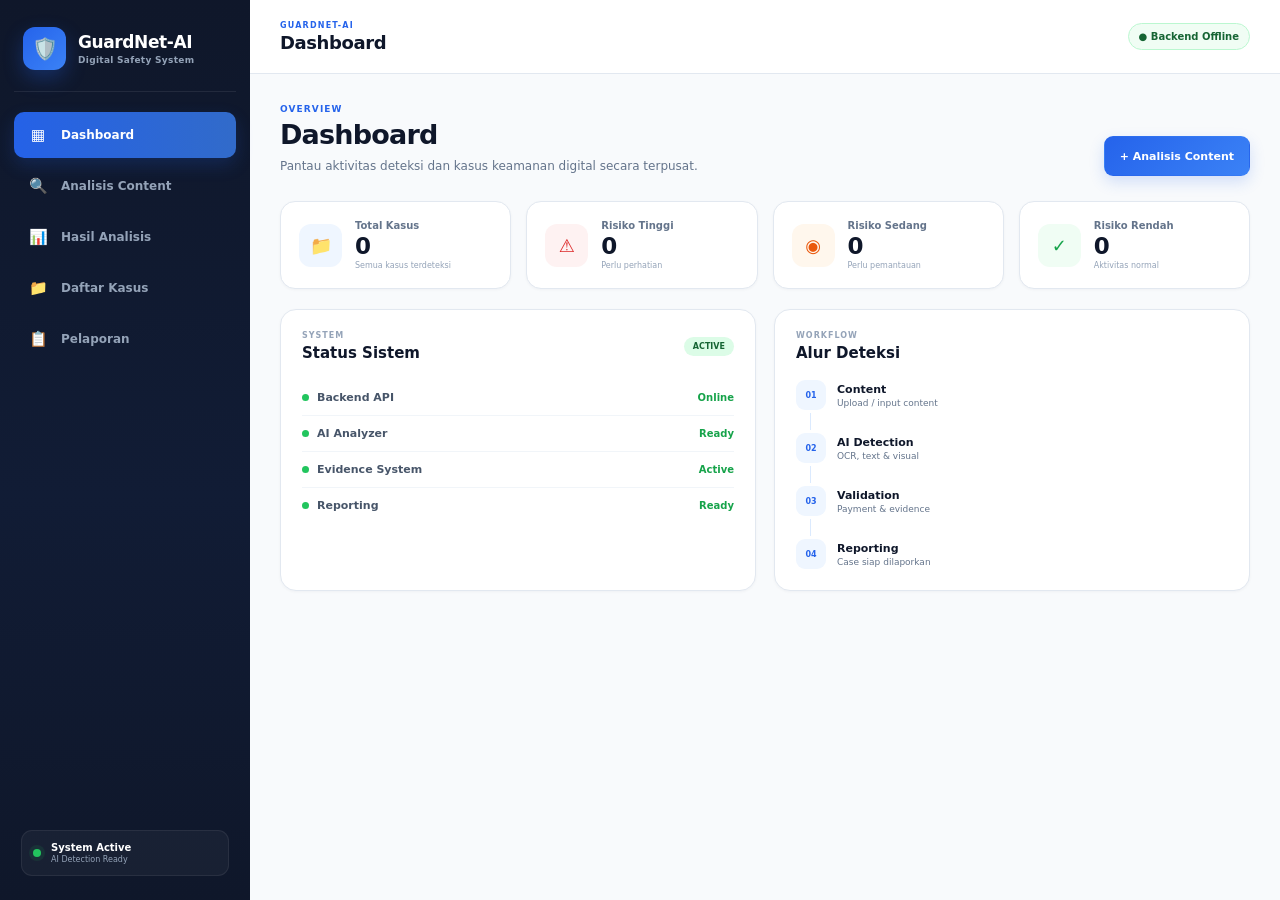
<file: frontend/index.html>
<!DOCTYPE html>
<html lang="id">

<head>
    <meta charset="UTF-8">

    <meta
        name="viewport"
        content="width=device-width, initial-scale=1.0"
    >

    <title>GuardNet-AI</title>

    <link rel="stylesheet" href="style.css">
</head>

<body>

<div class="app">

    <!-- =====================================================
         SIDEBAR
         ===================================================== -->
    <aside class="sidebar">

        <div class="sidebar-brand">

            <div class="brand-icon">
                🛡️
            </div>

            <div class="brand-text">
                <h1>GuardNet-AI</h1>
                <span>Digital Safety System</span>
            </div>

        </div>


        <nav class="sidebar-nav">

            <button
                class="nav-btn active"
                data-page="dashboardPage"
                onclick="showPage('dashboardPage', this)"
            >
                <span class="nav-icon">▦</span>
                <span>Dashboard</span>
            </button>


            <button
                class="nav-btn"
                data-page="analysisPage"
                onclick="showPage('analysisPage', this)"
            >
                <span class="nav-icon">🔍</span>
                <span>Analisis Content</span>
            </button>


            <button
                class="nav-btn"
                data-page="resultPage"
                onclick="showPage('resultPage', this)"
            >
                <span class="nav-icon">📊</span>
                <span>Hasil Analisis</span>
            </button>


            <button
                class="nav-btn"
                data-page="casesPage"
                onclick="showPage('casesPage', this)"
            >
                <span class="nav-icon">📁</span>
                <span>Daftar Kasus</span>
            </button>


            <button
                class="nav-btn"
                data-page="reportsPage"
                onclick="showPage('reportsPage', this)"
            >
                <span class="nav-icon">📋</span>
                <span>Pelaporan</span>
            </button>

        </nav>


        <div class="sidebar-footer">

            <div class="sidebar-security">

                <span class="security-dot"></span>

                <div>
                    <strong>System Active</strong>
                    <small>AI Detection Ready</small>
                </div>

            </div>

        </div>

    </aside>


    <!-- =====================================================
         MAIN
         ===================================================== -->
    <main class="main">

        <!-- TOPBAR -->
        <header class="topbar">

            <div class="topbar-left">

                <button
                    class="hamburger"
                    id="hamburgerBtn"
                    onclick="toggleSidebar()"
                    aria-label="Menu"
                >
                    ☰
                </button>

                <div>

                    <span class="topbar-label">
                        GUARDNET-AI
                    </span>

                    <h2 id="pageTitle">
                        Dashboard
                    </h2>

                </div>

            </div>


            <div class="topbar-right">

                <div
                    id="connectionStatus"
                    class="connection-status"
                >

                    <span class="connection-dot"></span>

                    Backend Connected

                </div>

            </div>

        </header>


        <!-- =================================================
             DASHBOARD
             ================================================= -->
        <section
            id="dashboardPage"
            class="page active"
        >

            <div class="page-heading">

                <div>

                    <span class="eyebrow">
                        OVERVIEW
                    </span>

                    <h1>Dashboard</h1>

                    <p>
                        Pantau aktivitas deteksi dan kasus
                        keamanan digital secara terpusat.
                    </p>

                </div>

                <button
                    class="btn btn-primary"
                    onclick="showPage('analysisPage')"
                >
                    + Analisis Content
                </button>

            </div>


            <!-- STATISTICS -->
            <div class="stats-grid">

                <div class="stat-card">

                    <div class="stat-icon blue">
                        📁
                    </div>

                    <div class="stat-content">

                        <span>Total Kasus</span>

                        <strong id="totalCases">
                            0
                        </strong>

                        <small>
                            Semua kasus terdeteksi
                        </small>

                    </div>

                </div>


                <div class="stat-card">

                    <div class="stat-icon red">
                        ⚠️
                    </div>

                    <div class="stat-content">

                        <span>Risiko Tinggi</span>

                        <strong id="highRisk">
                            0
                        </strong>

                        <small>
                            Perlu perhatian
                        </small>

                    </div>

                </div>


                <div class="stat-card">

                    <div class="stat-icon orange">
                        ◉
                    </div>

                    <div class="stat-content">

                        <span>Risiko Sedang</span>

                        <strong id="mediumRisk">
                            0
                        </strong>

                        <small>
                            Perlu pemantauan
                        </small>

                    </div>

                </div>


                <div class="stat-card">

                    <div class="stat-icon green">
                        ✓
                    </div>

                    <div class="stat-content">

                        <span>Risiko Rendah</span>

                        <strong id="lowRisk">
                            0
                        </strong>

                        <small>
                            Aktivitas normal
                        </small>

                    </div>

                </div>

            </div>


            <!-- DASHBOARD CONTENT -->
            <div class="dashboard-grid">

                <div class="card">

                    <div class="card-header">

                        <div>

                            <span class="card-label">
                                SYSTEM
                            </span>

                            <h3>Status Sistem</h3>

                        </div>

                        <span class="status-badge active">
                            ACTIVE
                        </span>

                    </div>


                    <div class="system-status">

                        <div class="system-row">

                            <span>

                                <i class="status-indicator green"></i>

                                Backend API

                            </span>

                            <strong>
                                Online
                            </strong>

                        </div>


                        <div class="system-row">

                            <span>

                                <i class="status-indicator green"></i>

                                AI Analyzer

                            </span>

                            <strong>
                                Ready
                            </strong>

                        </div>


                        <div class="system-row">

                            <span>

                                <i class="status-indicator green"></i>

                                Evidence System

                            </span>

                            <strong>
                                Active
                            </strong>

                        </div>


                        <div class="system-row">

                            <span>

                                <i class="status-indicator green"></i>

                                Reporting

                            </span>

                            <strong>
                                Ready
                            </strong>

                        </div>

                    </div>

                </div>


                <div class="card">

                    <div class="card-header">

                        <div>

                            <span class="card-label">
                                WORKFLOW
                            </span>

                            <h3>Alur Deteksi</h3>

                        </div>

                    </div>


                    <div class="workflow">

                        <div class="workflow-step">

                            <span>01</span>

                            <div>

                                <strong>
                                    Content
                                </strong>

                                <small>
                                    Upload / input content
                                </small>

                            </div>

                        </div>


                        <div class="workflow-line"></div>


                        <div class="workflow-step">

                            <span>02</span>

                            <div>

                                <strong>
                                    AI Detection
                                </strong>

                                <small>
                                    OCR, text & visual
                                </small>

                            </div>

                        </div>


                        <div class="workflow-line"></div>


                        <div class="workflow-step">

                            <span>03</span>

                            <div>

                                <strong>
                                    Validation
                                </strong>

                                <small>
                                    Payment & evidence
                                </small>

                            </div>

                        </div>


                        <div class="workflow-line"></div>


                        <div class="workflow-step">

                            <span>04</span>

                            <div>

                                <strong>
                                    Reporting
                                </strong>

                                <small>
                                    Case siap dilaporkan
                                </small>

                            </div>

                        </div>

                    </div>

                </div>

            </div>

        </section>


        <!-- =================================================
             ANALYSIS
             ================================================= -->
        <section
            id="analysisPage"
            class="page"
        >

            <div class="page-heading">

                <div>

                    <span class="eyebrow">
                        AI DETECTION
                    </span>

                    <h1>Analisis Content</h1>

                    <p>
                        Analisis konten untuk mendeteksi
                        indikasi aktivitas judi online.
                    </p>

                </div>

            </div>


            <div class="analysis-layout">

                <!-- FORM -->
                <div class="card analysis-form-card">

                    <div class="card-header">

                        <div>

                            <span class="card-label">
                                INPUT
                            </span>

                            <h3>Content Analysis</h3>

                        </div>

                    </div>


                    <div class="form-grid">

                        <div class="form-group">

                            <label for="platform">
                                Platform
                            </label>

                            <select id="platform">

                                <option value="instagram">
                                    Instagram
                                </option>

                                <option value="facebook">
                                    Facebook
                                </option>

                                <option value="tiktok">
                                    TikTok
                                </option>

                                <option value="twitter">
                                    X / Twitter
                                </option>

                                <option value="youtube">
                                    YouTube
                                </option>

                                <option value="other">
                                    Other
                                </option>

                            </select>

                        </div>


                        <div class="form-group">

                            <label for="contentType">
                                Content Type
                            </label>

                            <select id="contentType">

                                <option value="image">
                                    Image
                                </option>

                                <option value="video">
                                    Video
                                </option>

                                <option value="text">
                                    Text
                                </option>

                            </select>

                        </div>

                    </div>


                    <div class="form-group">

                        <label for="contentUrl">
                            Content URL
                        </label>

                        <input
                            type="url"
                            id="contentUrl"
                            placeholder="https://www.instagram.com/..."
                        >

                    </div>


                    <div class="form-group">

                        <label for="contentFile">
                            Upload Content
                        </label>

                        <div class="upload-box">

                            <input
                                type="file"
                                id="contentFile"
                                accept="image/*,video/*"
                            >

                            <div class="upload-content">

                                <div class="upload-icon">
                                    ↑
                                </div>

                                <strong>
                                    Pilih file content
                                </strong>

                                <span>
                                    JPG, PNG, WEBP, MP4
                                </span>

                            </div>

                        </div>

                    </div>


                    <div
                        id="preview"
                        class="preview-box hidden"
                    ></div>


                    <div class="form-group">

                        <label for="detectedText">

                            Detected Text

                            <span class="optional">
                                Opsional
                            </span>

                        </label>

                        <textarea
                            id="detectedText"
                            rows="5"
                            placeholder="Masukkan teks yang ingin dianalisis..."
                        ></textarea>

                    </div>


                    <div class="analysis-action">

                        <button
                            id="analyzeButton"
                            class="btn btn-primary btn-large"
                            onclick="analyzeFullContent()"
                        >
                            🔍 Analisis Content
                        </button>

                    </div>


                    <div
                        id="loading"
                        class="loading hidden"
                    >

                        <div class="loading-spinner"></div>

                        <div>

                            <strong>
                                Sedang menganalisis...
                            </strong>

                            <span>
                                Mohon tunggu beberapa saat.
                            </span>

                        </div>

                    </div>


                    <div
                        id="errorBox"
                        class="error-box hidden"
                    ></div>

                </div>


                <!-- INFO -->
                <div class="card analysis-info-card">

                    <div class="card-header">

                        <div>

                            <span class="card-label">
                                DETECTION
                            </span>

                            <h3>Metode Analisis</h3>

                        </div>

                    </div>


                    <div class="detection-method">

                        <div class="method-item">

                            <div class="method-icon">
                                T
                            </div>

                            <div>

                                <strong>
                                    Text Analysis
                                </strong>

                                <p>
                                    Mendeteksi kata dan pola
                                    yang berkaitan dengan
                                    aktivitas judi online.
                                </p>

                            </div>

                        </div>


                        <div class="method-item">

                            <div class="method-icon">
                                OCR
                            </div>

                            <div>

                                <strong>
                                    OCR Detection
                                </strong>

                                <p>
                                    Mengekstraksi teks dari
                                    gambar untuk dianalisis.
                                </p>

                            </div>

                        </div>


                        <div class="method-item">

                            <div class="method-icon">
                                AI
                            </div>

                            <div>

                                <strong>
                                    Visual Analysis
                                </strong>

                                <p>
                                    Menganalisis karakteristik
                                    visual content.
                                </p>

                            </div>

                        </div>


                        <div class="method-item">

                            <div class="method-icon">
                                $
                            </div>

                            <div>

                                <strong>
                                    Payment Detection
                                </strong>

                                <p>
                                    Mengidentifikasi informasi
                                    pembayaran yang terdeteksi.
                                </p>

                            </div>

                        </div>

                    </div>

                </div>

            </div>

        </section>


        <!-- =================================================
             RESULT
             ================================================= -->
        <section
            id="resultPage"
            class="page"
        >

            <div class="page-heading">

                <div>

                    <span class="eyebrow">
                        ANALYSIS RESULT
                    </span>

                    <h1>Hasil Analisis</h1>

                    <p>
                        Ringkasan hasil analisis content terakhir.
                    </p>

                </div>

            </div>


            <div class="card">

                <div
                    id="riskBox"
                    class="result-risk"
                >

                    <div class="risk-main">

                        <span class="risk-caption">
                            RISK LEVEL
                        </span>

                        <strong id="riskLevel">
                            -
                        </strong>

                    </div>


                    <div class="risk-score">

                        <span>
                            Risk Score
                        </span>

                        <strong id="score">
                            0
                        </strong>

                    </div>

                </div>


                <div class="result-info-grid">

                    <div class="result-info-item">

                        <span>
                            Case ID
                        </span>

                        <strong id="caseId">
                            -
                        </strong>

                    </div>


                    <div class="result-info-item">

                        <span>
                            Content ID
                        </span>

                        <strong id="contentId">
                            -
                        </strong>

                    </div>


                    <div class="result-info-item">

                        <span>
                            Platform
                        </span>

                        <strong id="resultPlatform">
                            -
                        </strong>

                    </div>


                    <div class="result-info-item">

                        <span>
                            Content Type
                        </span>

                        <strong id="resultContentType">
                            -
                        </strong>

                    </div>

                </div>


                <div
                    id="latestPaymentPanel"
                    class="latest-payment-panel hidden"
                ></div>


                <div class="detail-section">

                    <div class="section-title">

                        <span>
                            🚨
                        </span>

                        <div>

                            <h3>
                                Indikator Terdeteksi
                            </h3>

                            <p>
                                Indikator yang ditemukan oleh sistem.
                            </p>

                        </div>

                    </div>


                    <div
                        id="indicatorList"
                        class="indicator-list"
                    >

                        <div class="empty-state">
                            Belum ada indikator.
                        </div>

                    </div>

                </div>


                <div class="detail-section">

                    <div class="section-title">

                        <span>
                            📝
                        </span>

                        <div>

                            <h3>
                                OCR Result
                            </h3>

                            <p>
                                Teks yang berhasil diekstraksi.
                            </p>

                        </div>

                    </div>


                    <pre
                        id="ocrResult"
                        class="ocr-result"
                    >Belum ada hasil OCR.</pre>

                </div>


                <div class="detail-section">

                    <div class="section-title">

                        <span>
                            💡
                        </span>

                        <div>

                            <h3>
                                Deskripsi
                            </h3>

                            <p>
                                Penjelasan hasil analisis.
                            </p>

                        </div>

                    </div>


                    <div
                        id="description"
                        class="description-box"
                    >
                        Belum ada hasil analisis.
                    </div>

                </div>

            </div>

        </section>


        <!-- =================================================
             CASES
             ================================================= -->
        <section
            id="casesPage"
            class="page"
        >

            <div class="page-heading">

                <div>

                    <span class="eyebrow">
                        CASE MANAGEMENT
                    </span>

                    <h1>Daftar Kasus</h1>

                    <p>
                        Daftar kasus yang berhasil dianalisis
                        oleh GuardNet-AI.
                    </p>

                </div>


                <button
                    id="refreshCases"
                    class="btn btn-secondary"
                    onclick="loadCases()"
                >
                    ↻ Refresh
                </button>

            </div>


            <div class="card">

                <div class="card-header">

                    <div>

                        <span class="card-label">
                            CASES
                        </span>

                        <h3>
                            Kasus Terdeteksi
                        </h3>

                    </div>


                    <span
                        id="caseCountBadge"
                        class="count-badge"
                    >
                        0 kasus
                    </span>

                </div>


                <div
                    id="caseList"
                    class="case-list"
                >

                    <div class="empty-state large">
                        Belum ada kasus.
                    </div>

                </div>

            </div>

        </section>


        <!-- =================================================
             REPORTS
             ================================================= -->
        <section
            id="reportsPage"
            class="page"
        >

            <div class="page-heading">

                <div>

                    <span class="eyebrow">
                        REPORTING CENTER
                    </span>

                    <h1>Pelaporan</h1>

                    <p>
                        Kelola situs dan kasus yang telah
                        terdeteksi serta siap untuk pelaporan.
                    </p>

                </div>


                <button
                    id="refreshReports"
                    class="btn btn-secondary"
                    onclick="loadReports()"
                >
                    ↻ Refresh
                </button>

            </div>


            <!-- REPORT STAT -->
            <div class="report-summary-grid">

                <div class="report-summary-card">

                    <span class="summary-icon">
                        📋
                    </span>

                    <div>

                        <span>
                            Total Laporan
                        </span>

                        <strong id="reportTotal">
                            0
                        </strong>

                    </div>

                </div>


                <div class="report-summary-card high">

                    <span class="summary-icon">
                        🔴
                    </span>

                    <div>

                        <span>
                            Risiko Tinggi
                        </span>

                        <strong id="reportHigh">
                            0
                        </strong>

                    </div>

                </div>


                <div class="report-summary-card medium">

                    <span class="summary-icon">
                        🟠
                    </span>

                    <div>

                        <span>
                            Risiko Sedang
                        </span>

                        <strong id="reportMedium">
                            0
                        </strong>

                    </div>

                </div>


                <div class="report-summary-card payment">

                    <span class="summary-icon">
                        💳
                    </span>

                    <div>

                        <span>
                            Payment Tervalidasi
                        </span>

                        <strong id="reportPayment">
                            0
                        </strong>

                    </div>

                </div>

            </div>


            <!-- REPORT LIST -->
            <div class="card report-container">

                <div class="card-header">

                    <div>

                        <span class="card-label">
                            REPORT LIST
                        </span>

                        <h3>
                            Daftar Pelaporan
                        </h3>

                    </div>

                </div>


                <div
                    id="reportList"
                    class="report-list"
                >

                    <div class="empty-state large">
                        Belum ada laporan.
                    </div>

                </div>

            </div>

        </section>


        <!-- =================================================
             REPORT DETAIL PAGE
             ================================================= -->
        <section
            id="reportDetailPage"
            class="page"
        >

            <div class="page-heading report-detail-page-heading">

                <div>

                    <span class="eyebrow">
                        REPORT DETAIL
                    </span>

                    <h1>
                        Detail Laporan
                    </h1>

                    <p>
                        Informasi lengkap laporan, indikator,
                        payment dan evidence.
                    </p>

                </div>

            </div>


            <!-- BACK BUTTON -->
            <div class="report-detail-back">

                <button
                    type="button"
                    class="back-button"
                    onclick="backToReports()"
                >
                    ← Kembali ke Pelaporan
                </button>

            </div>


            <!-- DETAIL CONTENT -->
            <div
                id="reportDetailContent"
                class="report-detail-content"
            >

                <div class="card">

                    <div class="empty-state large">
                        Pilih laporan untuk melihat detail.
                    </div>

                </div>

            </div>

        </section>

    </main>

</div>


<!-- =========================================================
     DETAIL MODAL
     
     Tetap dipertahankan agar tidak merusak fungsi JavaScript
     lama yang mungkin masih menggunakan elemen ini.
     ========================================================= -->

<div
    id="detailModal"
    class="detail-modal hidden"
>

    <div
        class="detail-modal-overlay"
        onclick="closeDetailModal()"
    ></div>


    <div class="detail-modal-box">

        <div class="detail-modal-header">

            <div>

                <span class="detail-modal-label">
                    DETAIL LAPORAN
                </span>

                <h2 id="modalDetailTitle">
                    Detail Kasus
                </h2>

            </div>


            <button
                type="button"
                class="detail-modal-close"
                onclick="closeDetailModal()"
                aria-label="Tutup"
            >
                ×
            </button>

        </div>


        <div
            id="modalDetailContent"
            class="detail-modal-content"
        >

            <div class="modal-empty">
                Tidak ada detail.
            </div>

        </div>

    </div>

</div>


<script src="app.js"></script>


<!-- =========================================================
     REPORT DETAIL NAVIGATION
     
     Bagian ini hanya membantu navigasi halaman detail.
     Tidak mengubah fungsi halaman lainnya.
     ========================================================= -->

<script>

    function backToReports() {

        showPage('reportsPage');

    }


    /*
     * Jika app.js memiliki fungsi openReportDetail(),
     * fungsi tersebut akan diarahkan ke halaman detail.
     *
     * Data detail tetap dirender oleh renderReportDetail()
     * yang sudah ada di app.js jika tersedia.
     */

    document.addEventListener("DOMContentLoaded", function () {

        const originalOpenReportDetail =
            window.openReportDetail;

        if (typeof originalOpenReportDetail === "function") {

            window.openReportDetail = async function (reportId) {

                showPage("reportDetailPage");

                const detailContainer =
                    document.getElementById(
                        "reportDetailContent"
                    );

                if (detailContainer) {

                    detailContainer.innerHTML = `
                        <div class="card">
                            <div class="detail-loading">
                                Memuat detail laporan...
                            </div>
                        </div>
                    `;

                }

                try {

                    /*
                     * Gunakan fungsi renderReportDetail
                     * yang sudah ada jika tersedia.
                     */

                    if (
                        typeof window.renderReportDetail ===
                        "function"
                    ) {

                        await window.renderReportDetail(
                            reportId
                        );

                    }

                } catch (error) {

                    console.error(
                        "Gagal membuka detail laporan:",
                        error
                    );

                    if (detailContainer) {

                        detailContainer.innerHTML = `
                            <div class="card">
                                <div class="detail-error">
                                    <h3>
                                        Gagal memuat detail laporan
                                    </h3>

                                    <p>
                                        ${error.message}
                                    </p>
                                </div>
                            </div>
                        `;

                    }

                }

            };

        }

    });

</script>


</body>
</html>
</file>
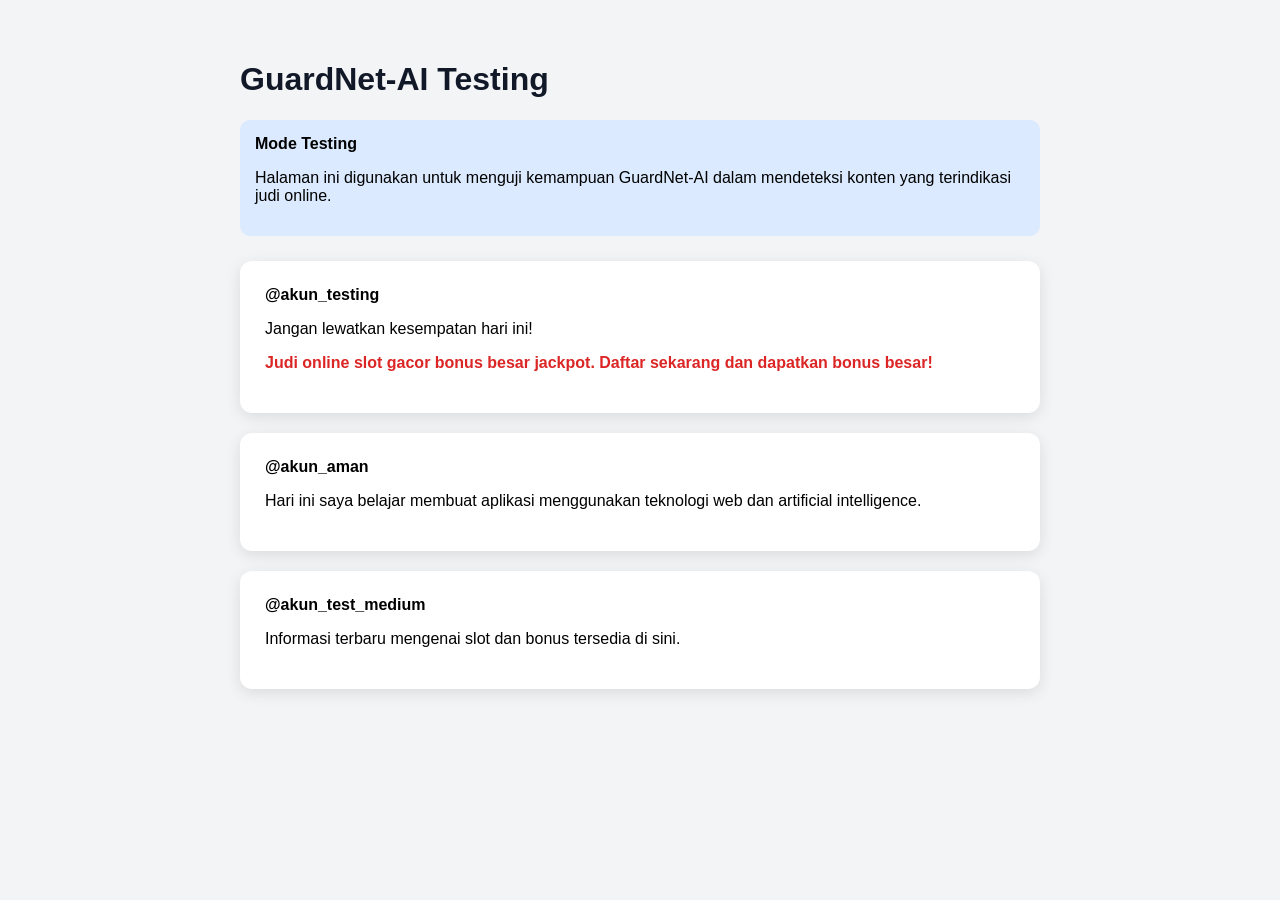
<file: frontend/test.html>
<!DOCTYPE html>
<html lang="id">

<head>
    <meta charset="UTF-8">
    <meta name="viewport" content="width=device-width, initial-scale=1.0">

    <title>GuardNet-AI Test</title>

    <style>
        body {
            font-family: Arial, sans-serif;
            background: #f3f4f6;
            margin: 0;
            padding: 40px;
        }

        .container {
            max-width: 800px;
            margin: auto;
        }

        h1 {
            color: #111827;
        }

        .info {
            background: #dbeafe;
            padding: 15px;
            border-radius: 10px;
            margin-bottom: 25px;
        }

        article {
            background: white;
            padding: 25px;
            border-radius: 12px;
            margin-bottom: 20px;
            box-shadow: 0 4px 15px rgba(0, 0, 0, 0.1);
        }

        .username {
            font-weight: bold;
            margin-bottom: 15px;
        }

        .danger {
            color: #dc2626;
            font-weight: bold;
        }
    </style>
</head>

<body>

    <div class="container">

        <h1>GuardNet-AI Testing</h1>

        <div class="info">
            <strong>Mode Testing</strong>
            <p>
                Halaman ini digunakan untuk menguji
                kemampuan GuardNet-AI dalam mendeteksi
                konten yang terindikasi judi online.
            </p>
        </div>


        <!-- POSTINGAN TEST -->

        <article>

            <div class="username">
                @akun_testing
            </div>

            <p>
                Jangan lewatkan kesempatan hari ini!
            </p>

            <p class="danger">
                Judi online slot gacor bonus besar jackpot.
                Daftar sekarang dan dapatkan bonus besar!
            </p>

        </article>


        <!-- POSTINGAN AMAN -->

        <article>

            <div class="username">
                @akun_aman
            </div>

            <p>
                Hari ini saya belajar membuat aplikasi
                menggunakan teknologi web dan artificial
                intelligence.
            </p>

        </article>


        <!-- POSTINGAN TEST MEDIUM -->

        <article>

            <div class="username">
                @akun_test_medium
            </div>

            <p>
                Informasi terbaru mengenai slot dan bonus
                tersedia di sini.
            </p>

        </article>

    </div>

</body>

</html>
</file>
<file: frontend/style.css>
/* =========================================================
   GUARDNET-AI
   FINAL STYLE.CSS
   ========================================================= */


/* =========================================================
   01. ROOT VARIABLES
   ========================================================= */

:root {
    --primary: #2563eb;
    --primary-dark: #1d4ed8;
    --primary-light: #eff6ff;

    --blue: #2563eb;
    --blue-light: #dbeafe;

    --green: #16a34a;
    --green-light: #dcfce7;

    --orange: #f59e0b;
    --orange-light: #fef3c7;

    --red: #dc2626;
    --red-light: #fee2e2;

    --purple: #7c3aed;
    --purple-light: #ede9fe;

    --text: #0f172a;
    --text-secondary: #475569;
    --text-muted: #64748b;
    --text-light: #94a3b8;

    --white: #ffffff;
    --background: #f8fafc;

    --border: #e2e8f0;
    --border-light: #f1f5f9;

    --sidebar-width: 250px;

    --radius-xs: 7px;
    --radius-sm: 9px;
    --radius-md: 12px;
    --radius-lg: 16px;
    --radius-xl: 20px;

    --shadow-xs:
        0 1px 3px rgba(15, 23, 42, 0.04);

    --shadow-sm:
        0 4px 12px rgba(15, 23, 42, 0.06);

    --shadow-md:
        0 8px 25px rgba(15, 23, 42, 0.08);

    --shadow-lg:
        0 20px 50px rgba(15, 23, 42, 0.12);
}


/* =========================================================
   02. RESET
   ========================================================= */

* {
    box-sizing: border-box;
}

html {
    scroll-behavior: smooth;
}

body {
    margin: 0;
    min-height: 100vh;

    background: var(--background);

    color: var(--text);

    font-family:
        Inter,
        ui-sans-serif,
        system-ui,
        -apple-system,
        BlinkMacSystemFont,
        "Segoe UI",
        sans-serif;

    -webkit-font-smoothing: antialiased;
    text-rendering: optimizeLegibility;
}

button,
input,
select,
textarea {
    font: inherit;
}

button {
    cursor: pointer;
}

img,
video {
    max-width: 100%;
}

a {
    color: inherit;
}

.hidden {
    display: none !important;
}


/* =========================================================
   03. APP
   ========================================================= */

.app {
    width: 100%;
    min-height: 100vh;

    display: flex;
}


/* =========================================================
   04. SIDEBAR
   ========================================================= */

.sidebar {
    position: fixed;

    top: 0;
    left: 0;
    bottom: 0;

    width: var(--sidebar-width);

    display: flex;
    flex-direction: column;

    padding: 20px 14px;

    background:
        linear-gradient(
            180deg,
            #0f172a 0%,
            #111c35 55%,
            #0f172a 100%
        );

    color: #ffffff;

    z-index: 1000;

    transition:
        transform 0.25s ease,
        width 0.25s ease;
}


/* =========================================================
   05. BRAND
   ========================================================= */

.sidebar-brand {
    display: flex;
    align-items: center;

    gap: 12px;

    padding: 7px 9px 21px;

    border-bottom:
        1px solid rgba(255, 255, 255, 0.08);
}

.brand-icon {
    width: 43px;
    height: 43px;

    display: flex;
    align-items: center;
    justify-content: center;

    flex-shrink: 0;

    border-radius: 12px;

    background:
        linear-gradient(
            135deg,
            #2563eb,
            #3b82f6
        );

    box-shadow:
        0 8px 20px rgba(37, 99, 235, 0.3);

    font-size: 21px;
}

.brand-text {
    min-width: 0;
}

.brand-text h1 {
    margin: 0;

    color: #ffffff;

    font-size: 17px;
    font-weight: 850;

    letter-spacing: -0.4px;
}

.brand-text span {
    display: block;

    margin-top: 3px;

    color: #94a3b8;

    font-size: 9px;
    font-weight: 650;

    letter-spacing: 0.3px;
}


/* =========================================================
   06. SIDEBAR NAVIGATION
   ========================================================= */

.sidebar-nav {
    display: flex;
    flex-direction: column;

    gap: 5px;

    padding-top: 20px;
}

.nav-btn {
    width: 100%;

    display: flex;
    align-items: center;

    gap: 12px;

    padding: 12px 13px;

    border: none;
    border-radius: 10px;

    background: transparent;

    color: #94a3b8;

    text-align: left;

    font-size: 12px;
    font-weight: 700;

    transition:
        background 0.2s ease,
        color 0.2s ease,
        transform 0.2s ease;
}

.nav-btn:hover {
    background:
        rgba(255, 255, 255, 0.06);

    color: #ffffff;

    transform: translateX(2px);
}

.nav-btn.active {
    background:
        linear-gradient(
            90deg,
            rgba(37, 99, 235, 0.98),
            rgba(59, 130, 246, 0.78)
        );

    color: #ffffff;

    box-shadow:
        0 7px 18px rgba(37, 99, 235, 0.2);
}

.nav-icon {
    width: 22px;
    height: 22px;

    display: inline-flex;
    align-items: center;
    justify-content: center;

    flex-shrink: 0;

    font-size: 15px;
}


/* =========================================================
   07. SIDEBAR FOOTER
   ========================================================= */

.sidebar-footer {
    margin-top: auto;

    padding: 15px 7px 4px;
}

.sidebar-security {
    display: flex;
    align-items: center;

    gap: 10px;

    padding: 11px;

    border:
        1px solid rgba(255, 255, 255, 0.07);

    border-radius: 11px;

    background:
        rgba(255, 255, 255, 0.04);
}

.security-dot {
    width: 8px;
    height: 8px;

    flex-shrink: 0;

    border-radius: 50%;

    background: #22c55e;

    box-shadow:
        0 0 0 4px rgba(34, 197, 94, 0.1);
}

.sidebar-security strong {
    display: block;

    color: #ffffff;

    font-size: 10px;
}

.sidebar-security small {
    display: block;

    margin-top: 2px;

    color: #94a3b8;

    font-size: 8px;
}


/* =========================================================
   08. MAIN
   ========================================================= */

.main {
    width: calc(100% - var(--sidebar-width));

    min-height: 100vh;

    margin-left: var(--sidebar-width);

    transition:
        margin-left 0.25s ease;
}


/* =========================================================
   09. TOPBAR
   ========================================================= */

.topbar {
    position: sticky;

    top: 0;

    z-index: 100;

    height: 74px;

    display: flex;
    align-items: center;
    justify-content: space-between;

    padding: 0 30px;

    background:
        rgba(255, 255, 255, 0.93);

    border-bottom:
        1px solid var(--border);

    backdrop-filter:
        blur(14px);
}

.topbar-left {
    display: flex;
    align-items: center;

    gap: 13px;
}

.topbar-label {
    display: block;

    margin-bottom: 2px;

    color: var(--primary);

    font-size: 8px;
    font-weight: 850;

    letter-spacing: 1.2px;
}

.topbar h2 {
    margin: 0;

    color: var(--text);

    font-size: 18px;
    font-weight: 850;

    letter-spacing: -0.4px;
}


/* =========================================================
   10. CONNECTION STATUS
   ========================================================= */

.topbar-right {
    display: flex;
    align-items: center;
}

.connection-status {
    display: flex;
    align-items: center;

    gap: 7px;

    padding: 7px 10px;

    border:
        1px solid #bbf7d0;

    border-radius: 999px;

    background: #f0fdf4;

    color: #166534;

    font-size: 10px;
    font-weight: 750;
}

.connection-dot {
    width: 7px;
    height: 7px;

    border-radius: 50%;

    background: #22c55e;

    box-shadow:
        0 0 0 3px rgba(34, 197, 94, 0.08);
}


/* =========================================================
   11. HAMBURGER
   ========================================================= */

.hamburger {
    display: none;

    width: 38px;
    height: 38px;

    align-items: center;
    justify-content: center;

    border:
        1px solid var(--border);

    border-radius: 9px;

    background: #ffffff;

    color: var(--text);

    font-size: 18px;
}


/* =========================================================
   12. PAGE
   ========================================================= */

.page {
    display: none;

    padding: 30px;
}

.page.active {
    display: block;

    animation:
        pageAppear 0.2s ease;
}

@keyframes pageAppear {

    from {
        opacity: 0;
        transform: translateY(5px);
    }

    to {
        opacity: 1;
        transform: translateY(0);
    }
}


/* =========================================================
   13. PAGE HEADING
   ========================================================= */

.page-heading {
    display: flex;
    align-items: flex-end;
    justify-content: space-between;

    gap: 20px;

    margin-bottom: 25px;
}

.eyebrow {
    display: block;

    margin-bottom: 5px;

    color: var(--primary);

    font-size: 9px;
    font-weight: 850;

    letter-spacing: 1.1px;
}

.page-heading h1 {
    margin: 0;

    color: var(--text);

    font-size: 27px;
    font-weight: 900;

    letter-spacing: -0.8px;
}

.page-heading p {
    margin: 7px 0 0;

    max-width: 700px;

    color: var(--text-muted);

    font-size: 12px;
    line-height: 1.6;
}


/* =========================================================
   14. CARD
   ========================================================= */

.card {
    padding: 21px;

    border:
        1px solid var(--border);

    border-radius: var(--radius-lg);

    background: var(--white);

    box-shadow: var(--shadow-xs);
}

.card-header {
    display: flex;
    align-items: center;
    justify-content: space-between;

    gap: 15px;

    margin-bottom: 18px;
}

.card-label {
    display: block;

    margin-bottom: 4px;

    color: var(--text-light);

    font-size: 8px;
    font-weight: 850;

    letter-spacing: 1px;
}

.card-header h3 {
    margin: 0;

    color: var(--text);

    font-size: 15px;
    font-weight: 850;
}


/* =========================================================
   15. BUTTONS
   ========================================================= */

.btn {
    min-height: 40px;

    display: inline-flex;
    align-items: center;
    justify-content: center;

    gap: 7px;

    padding: 0 15px;

    border:
        1px solid transparent;

    border-radius: 9px;

    font-size: 11px;
    font-weight: 750;

    transition:
        transform 0.2s ease,
        box-shadow 0.2s ease,
        background 0.2s ease;
}

.btn:hover {
    transform: translateY(-1px);
}

.btn:active {
    transform: translateY(0);
}

.btn-primary {
    background:
        linear-gradient(
            135deg,
            var(--primary),
            #3b82f6
        );

    color: #ffffff;

    box-shadow:
        0 6px 15px rgba(37, 99, 235, 0.18);
}

.btn-primary:hover {
    box-shadow:
        0 9px 20px rgba(37, 99, 235, 0.25);
}

.btn-secondary {
    background: #ffffff;

    border-color: var(--border);

    color: var(--text-secondary);
}

.btn-secondary:hover {
    background: #f8fafc;
}

.btn-large {
    min-height: 46px;

    padding: 0 20px;

    font-size: 12px;
}


/* =========================================================
   16. DASHBOARD STAT
   ========================================================= */

.stats-grid {
    display: grid;

    grid-template-columns:
        repeat(4, minmax(0, 1fr));

    gap: 15px;

    margin-bottom: 20px;
}

.stat-card {
    display: flex;
    align-items: center;

    gap: 13px;

    padding: 18px;

    border:
        1px solid var(--border);

    border-radius: 15px;

    background: #ffffff;

    box-shadow: var(--shadow-xs);

    transition:
        transform 0.2s ease,
        box-shadow 0.2s ease;
}

.stat-card:hover {
    transform: translateY(-2px);

    box-shadow: var(--shadow-sm);
}

.stat-icon {
    width: 43px;
    height: 43px;

    display: flex;
    align-items: center;
    justify-content: center;

    flex-shrink: 0;

    border-radius: 12px;

    font-size: 18px;
}

.stat-icon.blue {
    background: var(--primary-light);
    color: var(--blue);
}

.stat-icon.red {
    background: #fef2f2;
    color: var(--red);
}

.stat-icon.orange {
    background: #fff7ed;
    color: #ea580c;
}

.stat-icon.green {
    background: #f0fdf4;
    color: var(--green);
}

.stat-content {
    min-width: 0;
}

.stat-content span {
    display: block;

    color: var(--text-muted);

    font-size: 10px;
    font-weight: 650;
}

.stat-content strong {
    display: block;

    margin-top: 2px;

    color: var(--text);

    font-size: 23px;
    font-weight: 900;
}

.stat-content small {
    display: block;

    margin-top: 2px;

    color: var(--text-light);

    font-size: 8px;
}


/* =========================================================
   17. DASHBOARD GRID
   ========================================================= */

.dashboard-grid {
    display: grid;

    grid-template-columns:
        minmax(0, 1fr)
        minmax(0, 1fr);

    gap: 18px;
}


/* =========================================================
   18. SYSTEM STATUS
   ========================================================= */

.system-status {
    display: flex;
    flex-direction: column;
}

.system-row {
    display: flex;
    align-items: center;
    justify-content: space-between;

    padding: 11px 0;

    border-bottom:
        1px solid var(--border-light);
}

.system-row:last-child {
    border-bottom: none;
}

.system-row span {
    display: flex;
    align-items: center;

    gap: 8px;

    color: var(--text-secondary);

    font-size: 11px;
    font-weight: 650;
}

.system-row strong {
    color: var(--green);

    font-size: 10px;
}

.status-indicator {
    width: 7px;
    height: 7px;

    border-radius: 50%;
}

.status-indicator.green {
    background: #22c55e;
}


/* =========================================================
   19. STATUS BADGE
   ========================================================= */

.status-badge {
    display: inline-flex;
    align-items: center;

    padding: 5px 9px;

    border-radius: 999px;

    font-size: 8px;
    font-weight: 850;
}

.status-badge.active {
    background: var(--green-light);

    color: #166534;
}


/* =========================================================
   20. WORKFLOW
   ========================================================= */

.workflow {
    display: flex;
    flex-direction: column;
}

.workflow-step {
    display: flex;
    align-items: center;

    gap: 11px;
}

.workflow-step > span {
    width: 30px;
    height: 30px;

    display: flex;
    align-items: center;
    justify-content: center;

    flex-shrink: 0;

    border-radius: 9px;

    background: var(--primary-light);

    color: var(--primary);

    font-size: 8px;
    font-weight: 900;
}

.workflow-step strong {
    display: block;

    font-size: 11px;
}

.workflow-step small {
    display: block;

    margin-top: 2px;

    color: var(--text-muted);

    font-size: 9px;
}

.workflow-line {
    width: 1px;
    height: 17px;

    margin: 3px 0 3px 14px;

    background: var(--blue-light);
}


/* =========================================================
   21. ANALYSIS LAYOUT
   ========================================================= */

.analysis-layout {
    display: grid;

    grid-template-columns:
        minmax(0, 1.35fr)
        minmax(300px, 0.65fr);

    gap: 18px;

    align-items: start;
}


/* =========================================================
   22. FORM
   ========================================================= */

.form-grid {
    display: grid;

    grid-template-columns:
        repeat(2, minmax(0, 1fr));

    gap: 14px;
}

.form-group {
    margin-bottom: 16px;
}

.form-group label {
    display: flex;
    align-items: center;

    gap: 5px;

    margin-bottom: 7px;

    color: var(--text-secondary);

    font-size: 10px;
    font-weight: 750;
}

.optional {
    color: var(--text-light);

    font-size: 8px;
    font-weight: 600;
}

.form-group input,
.form-group select,
.form-group textarea {
    width: 100%;

    border:
        1px solid #dbe2ea;

    border-radius: 9px;

    background: #ffffff;

    color: var(--text);

    outline: none;

    transition:
        border-color 0.2s ease,
        box-shadow 0.2s ease;
}

.form-group input,
.form-group select {
    height: 42px;

    padding: 0 12px;

    font-size: 11px;
}

.form-group textarea {
    min-height: 100px;

    padding: 11px 12px;

    resize: vertical;

    font-size: 11px;

    line-height: 1.5;
}

.form-group input::placeholder,
.form-group textarea::placeholder {
    color: #a8b3c2;
}

.form-group input:focus,
.form-group select:focus,
.form-group textarea:focus {
    border-color: #93c5fd;

    box-shadow:
        0 0 0 3px rgba(37, 99, 235, 0.08);
}


/* =========================================================
   23. UPLOAD
   ========================================================= */

.upload-box {
    position: relative;

    min-height: 130px;

    overflow: hidden;

    border:
        1px dashed #bfdbfe;

    border-radius: 12px;

    background:
        linear-gradient(
            180deg,
            #f8fbff,
            #ffffff
        );
}

.upload-box input[type="file"] {
    position: absolute;

    inset: 0;

    width: 100%;
    height: 100%;

    opacity: 0;

    cursor: pointer;

    z-index: 2;
}

.upload-content {
    position: absolute;

    inset: 0;

    display: flex;
    flex-direction: column;
    align-items: center;
    justify-content: center;

    gap: 5px;
}

.upload-icon {
    width: 36px;
    height: 36px;

    display: flex;
    align-items: center;
    justify-content: center;

    margin-bottom: 3px;

    border-radius: 10px;

    background: var(--blue-light);

    color: var(--primary);

    font-size: 19px;
    font-weight: 850;
}

.upload-content strong {
    color: var(--text);

    font-size: 11px;
}

.upload-content span {
    color: var(--text-muted);

    font-size: 9px;
}


/* =========================================================
   24. PREVIEW
   ========================================================= */

.preview-box {
    margin-bottom: 17px;

    padding: 10px;

    overflow: hidden;

    border:
        1px solid var(--border);

    border-radius: 11px;

    background: #f8fafc;
}

.preview-box img,
.preview-box video {
    display: block;

    width: 100%;
    max-height: 320px;

    object-fit: contain;

    border-radius: 8px;
}


/* =========================================================
   25. ANALYSIS ACTION
   ========================================================= */

.analysis-action {
    display: flex;
    justify-content: flex-end;

    padding-top: 2px;
}


/* =========================================================
   26. LOADING
   ========================================================= */

.loading {
    display: flex;
    align-items: center;

    gap: 11px;

    margin-top: 15px;

    padding: 13px;

    border:
        1px solid #dbeafe;

    border-radius: 10px;

    background: #eff6ff;

    color: var(--primary);
}

.loading-spinner {
    width: 20px;
    height: 20px;

    flex-shrink: 0;

    border:
        2px solid #bfdbfe;

    border-top-color: var(--primary);

    border-radius: 50%;

    animation:
        spin 0.8s linear infinite;
}

@keyframes spin {
    to {
        transform: rotate(360deg);
    }
}

.loading strong {
    display: block;

    font-size: 10px;
}

.loading span {
    display: block;

    margin-top: 2px;

    color: var(--text-muted);

    font-size: 9px;
}


/* =========================================================
   27. ERROR
   ========================================================= */

.error-box {
    margin-top: 15px;

    padding: 12px;

    border:
        1px solid #fecaca;

    border-radius: 10px;

    background: #fef2f2;

    color: #991b1b;

    font-size: 10px;

    line-height: 1.5;
}


/* =========================================================
   28. DETECTION METHODS
   ========================================================= */

.detection-method {
    display: flex;
    flex-direction: column;

    gap: 3px;
}

.method-item {
    display: flex;

    gap: 11px;

    padding: 12px 0;

    border-bottom:
        1px solid var(--border-light);
}

.method-item:last-child {
    border-bottom: none;
}

.method-icon {
    width: 35px;
    height: 35px;

    display: flex;
    align-items: center;
    justify-content: center;

    flex-shrink: 0;

    border-radius: 9px;

    background: var(--primary-light);

    color: var(--primary);

    font-size: 9px;
    font-weight: 900;
}

.method-item strong {
    display: block;

    color: var(--text);

    font-size: 11px;
}

.method-item p {
    margin: 4px 0 0;

    color: var(--text-muted);

    font-size: 9px;

    line-height: 1.5;
}


/* =========================================================
   29. RESULT RISK
   ========================================================= */

.result-risk {
    display: flex;
    align-items: center;
    justify-content: space-between;

    gap: 20px;

    margin-bottom: 20px;

    padding: 20px;

    border:
        1px solid var(--border);

    border-radius: 15px;

    background:
        linear-gradient(
            135deg,
            #f8fafc,
            #ffffff
        );
}

.risk-main span {
    display: block;

    margin-bottom: 5px;

    color: var(--text-muted);

    font-size: 8px;
    font-weight: 850;

    letter-spacing: 1px;
}

.risk-main strong {
    font-size: 27px;
    font-weight: 900;
}

.risk-score {
    text-align: right;
}

.risk-score span {
    display: block;

    color: var(--text-muted);

    font-size: 9px;
}

.risk-score strong {
    display: block;

    margin-top: 2px;

    color: var(--text);

    font-size: 22px;
    font-weight: 900;
}


/* =========================================================
   30. RESULT INFO
   ========================================================= */

.result-info-grid {
    display: grid;

    grid-template-columns:
        repeat(4, minmax(0, 1fr));

    gap: 12px;

    margin-bottom: 20px;
}

.result-info-item {
    min-width: 0;

    padding: 13px;

    border:
        1px solid var(--border);

    border-radius: 11px;

    background: #f8fafc;
}

.result-info-item span {
    display: block;

    color: var(--text-muted);

    font-size: 8px;
    font-weight: 700;
}

.result-info-item strong {
    display: block;

    margin-top: 5px;

    color: var(--text);

    font-size: 11px;

    word-break: break-word;
}


/* =========================================================
   31. DETAIL SECTION
   ========================================================= */

.detail-section {
    margin-top: 18px;

    padding-top: 18px;

    border-top:
        1px solid var(--border-light);
}

.section-title {
    display: flex;
    align-items: flex-start;

    gap: 10px;

    margin-bottom: 12px;
}

.section-title > span {
    width: 30px;
    height: 30px;

    display: flex;
    align-items: center;
    justify-content: center;

    flex-shrink: 0;

    border-radius: 8px;

    background: #f1f5f9;
}

.section-title h3 {
    margin: 0;

    font-size: 12px;
    font-weight: 850;
}

.section-title p {
    margin: 3px 0 0;

    color: var(--text-muted);

    font-size: 9px;
}


/* =========================================================
   32. INDICATOR LIST
   ========================================================= */

.indicator-list {
    display: flex;
    flex-wrap: wrap;

    gap: 7px;
}

.indicator-chip {
    display: inline-flex;
    align-items: center;

    padding: 6px 9px;

    border:
        1px solid #fecaca;

    border-radius: 999px;

    background: #fef2f2;

    color: #991b1b;

    font-size: 9px;
    font-weight: 800;
}


/* =========================================================
   33. OCR RESULT
   ========================================================= */

.ocr-result {
    min-height: 100px;

    margin: 0;

    padding: 14px;

    overflow-x: auto;

    border-radius: 10px;

    background: #0f172a;

    color: #e2e8f0;

    font-family:
        "Cascadia Code",
        "Courier New",
        monospace;

    font-size: 10px;

    line-height: 1.6;

    white-space: pre-wrap;

    word-break: break-word;
}


/* =========================================================
   34. DESCRIPTION
   ========================================================= */

.description-box {
    padding: 14px;

    border:
        1px solid var(--border);

    border-radius: 10px;

    background: #f8fafc;

    color: var(--text-secondary);

    font-size: 10px;

    line-height: 1.7;
}


/* =========================================================
   35. CASE LIST
   ========================================================= */

.case-list,
.report-list {
    display: flex;
    flex-direction: column;

    gap: 10px;
}


/* =========================================================
   36. CASE CARD
   ========================================================= */

.case-item,
.case-card {
    display: flex;
    align-items: center;
    justify-content: space-between;

    gap: 15px;

    padding: 15px;

    border:
        1px solid var(--border);

    border-radius: 12px;

    background: #ffffff;

    transition:
        transform 0.2s ease,
        box-shadow 0.2s ease,
        border-color 0.2s ease;
}

.case-item:hover,
.case-card:hover {
    transform: translateY(-1px);

    border-color: #d5dde8;

    box-shadow: var(--shadow-sm);
}


/* =========================================================
   37. CASE / REPORT INFO
   ========================================================= */

.case-info,
.report-info {
    min-width: 0;

    flex: 1;
}

.case-info strong,
.report-info strong {
    display: block;

    color: var(--text);

    font-size: 12px;
    font-weight: 850;

    word-break: break-word;
}

.case-info span,
.report-info span {
    display: block;

    margin-top: 4px;

    color: var(--text-muted);

    font-size: 9px;

    word-break: break-word;
}


/* =========================================================
   38. CASE / REPORT META
   ========================================================= */

.case-meta,
.report-meta {
    display: flex;
    align-items: center;

    flex-wrap: wrap;

    gap: 6px;

    margin-top: 8px;
}

.report-meta-item {
    padding: 5px 8px;

    border-radius: 7px;

    background: #f8fafc;

    color: var(--text-secondary);

    font-size: 8px;
}


/* =========================================================
   39. RISK BADGES
   ========================================================= */

.risk-badge {
    display: inline-flex;
    align-items: center;
    justify-content: center;

    flex-shrink: 0;

    padding: 6px 10px;

    border-radius: 999px;

    font-size: 8px;
    font-weight: 900;

    white-space: nowrap;
}

.risk-badge.high {
    background: var(--red-light);

    color: #b91c1c;
}

.risk-badge.medium {
    background: var(--orange-light);

    color: #92400e;
}

.risk-badge.low {
    background: var(--green-light);

    color: #166534;
}


/* =========================================================
   40. COUNT BADGE
   ========================================================= */

.count-badge {
    display: inline-flex;
    align-items: center;

    padding: 5px 9px;

    border-radius: 999px;

    background: #f1f5f9;

    color: var(--text-muted);

    font-size: 8px;
    font-weight: 800;
}


/* =========================================================
   41. REPORT SUMMARY
   ========================================================= */

.report-summary-grid {
    display: grid;

    grid-template-columns:
        repeat(4, minmax(0, 1fr));

    gap: 14px;

    margin-bottom: 20px;
}

.report-summary-card {
    display: flex;
    align-items: center;

    gap: 12px;

    padding: 16px;

    border:
        1px solid var(--border);

    border-radius: 14px;

    background: #ffffff;

    box-shadow: var(--shadow-xs);

    transition:
        transform 0.2s ease,
        box-shadow 0.2s ease;
}

.report-summary-card:hover {
    transform: translateY(-2px);

    box-shadow: var(--shadow-sm);
}

.summary-icon {
    width: 40px;
    height: 40px;

    display: flex;
    align-items: center;
    justify-content: center;

    flex-shrink: 0;

    border-radius: 10px;

    background: var(--primary-light);

    font-size: 16px;
}

.report-summary-card.high .summary-icon {
    background: #fef2f2;
}

.report-summary-card.medium .summary-icon {
    background: #fff7ed;
}

.report-summary-card.payment .summary-icon {
    background: #f0fdf4;
}

.report-summary-card > div {
    min-width: 0;
}

.report-summary-card span:not(.summary-icon) {
    display: block;

    color: var(--text-muted);

    font-size: 9px;
    font-weight: 650;
}

.report-summary-card strong {
    display: block;

    margin-top: 2px;

    color: var(--text);

    font-size: 20px;
    font-weight: 900;
}


/* =========================================================
   42. REPORT CARD
   ========================================================= */

.report-card,
.report-item {
    position: relative;

    padding: 17px;

    border:
        1px solid var(--border);

    border-radius: 13px;

    background: #ffffff;

    transition:
        border-color 0.2s ease,
        box-shadow 0.2s ease;
}

.report-card:hover,
.report-item:hover {
    border-color: #cbd5e1;

    box-shadow: var(--shadow-xs);
}


/* =========================================================
   43. REPORT HEADER
   ========================================================= */

.report-card-header {
    display: flex;
    align-items: flex-start;
    justify-content: space-between;

    gap: 15px;
}

.report-card-title {
    min-width: 0;

    flex: 1;
}

.report-card-title h3 {
    margin: 0;

    color: var(--text);

    font-size: 13px;
    font-weight: 850;

    line-height: 1.4;

    word-break: break-word;
}

.report-card-title p {
    margin: 4px 0 0;

    color: var(--text-muted);

    font-size: 9px;

    word-break: break-word;
}


/* =========================================================
   44. REPORT FOOTER
   ========================================================= */

.report-footer {
    display: flex;
    align-items: center;
    justify-content: space-between;

    gap: 10px;

    margin-top: 13px;

    padding-top: 12px;

    border-top:
        1px solid var(--border-light);
}

.report-status {
    display: inline-flex;
    align-items: center;

    padding: 5px 8px;

    border-radius: 999px;

    background: #f1f5f9;

    color: var(--text-secondary);

    font-size: 8px;
    font-weight: 850;

    text-transform: uppercase;
}

.report-detail-btn {
    min-height: 34px;

    padding: 0 12px;

    border:
        1px solid #bfdbfe;

    border-radius: 8px;

    background: #eff6ff;

    color: #2563eb;

    font-size: 9px;
    font-weight: 850;

    transition:
        background 0.2s ease,
        color 0.2s ease,
        border-color 0.2s ease;
}

.report-detail-btn:hover {
    background: #dbeafe;

    border-color: #93c5fd;

    color: #1d4ed8;
}


/* =========================================================
   45. INLINE DETAIL
   ========================================================= */

/*
   INI BAGIAN UTAMA.

   Detail tidak memakai modal.
   Detail muncul langsung tepat di bawah
   report-card yang diklik.
*/

.report-detail-inline {
    margin-top: 14px;

    padding: 18px;

    border:
        1px solid #dbeafe;

    border-radius: 13px;

    background:
        linear-gradient(
            180deg,
            #f8fbff 0%,
            #f8fafc 100%
        );

    animation:
        inlineDetailOpen 0.2s ease;
}

.report-detail-inline.hidden {
    display: none;
}

@keyframes inlineDetailOpen {

    from {
        opacity: 0;

        transform:
            translateY(-5px);
    }

    to {
        opacity: 1;

        transform:
            translateY(0);
    }
}


/* =========================================================
   46. INLINE DETAIL HEADER
   ========================================================= */

.inline-detail-header {
    display: flex;
    align-items: center;
    justify-content: space-between;

    gap: 15px;

    margin-bottom: 15px;

    padding-bottom: 12px;

    border-bottom:
        1px solid #e2e8f0;
}

.inline-detail-label {
    display: block;

    margin-bottom: 4px;

    color: var(--primary);

    font-size: 8px;
    font-weight: 900;

    letter-spacing: 1px;
}

.inline-detail-header h4 {
    margin: 0;

    color: var(--text);

    font-size: 13px;
    font-weight: 850;
}


/* =========================================================
   47. INLINE DETAIL GRID
   ========================================================= */

.inline-detail-grid {
    display: grid;

    grid-template-columns:
        repeat(2, minmax(0, 1fr));

    gap: 12px;
}


/* =========================================================
   48. INLINE DETAIL SECTION
   ========================================================= */

.inline-detail-section {
    min-width: 0;

    padding: 14px;

    border:
        1px solid var(--border);

    border-radius: 11px;

    background: #ffffff;
}

.inline-detail-section.full {
    grid-column: 1 / -1;
}

.inline-detail-section h5 {
    margin: 0 0 11px;

    color: var(--text);

    font-size: 10px;
    font-weight: 900;
}


/* =========================================================
   49. INLINE DETAIL ROW
   ========================================================= */

.inline-detail-row {
    display: grid;

    grid-template-columns:
        125px minmax(0, 1fr);

    gap: 10px;

    padding: 6px 0;

    border-bottom:
        1px solid #f1f5f9;
}

.inline-detail-row:last-child {
    border-bottom: none;
}

.inline-detail-key {
    color: var(--text-muted);

    font-size: 9px;
    font-weight: 750;
}

.inline-detail-value {
    min-width: 0;

    color: var(--text);

    font-size: 9px;
    font-weight: 650;

    word-break: break-word;
}


/* =========================================================
   50. INLINE INDICATORS
   ========================================================= */

.inline-indicators {
    display: flex;
    flex-wrap: wrap;

    gap: 7px;
}

.inline-indicator {
    display: inline-flex;
    align-items: center;

    padding: 6px 9px;

    border:
        1px solid #fecaca;

    border-radius: 999px;

    background: #fef2f2;

    color: #991b1b;

    font-size: 8px;
    font-weight: 850;
}


/* =========================================================
   51. INLINE PAYMENT
   ========================================================= */

.inline-payment-grid {
    display: grid;

    grid-template-columns:
        repeat(2, minmax(0, 1fr));

    gap: 9px;
}

.inline-payment-card {
    min-width: 0;

    padding: 12px;

    border:
        1px solid #dbeafe;

    border-radius: 10px;

    background:
        linear-gradient(
            135deg,
            #eff6ff,
            #f8fbff
        );
}

.inline-payment-type {
    margin-bottom: 4px;

    color: #2563eb;

    font-size: 8px;
    font-weight: 900;

    text-transform: uppercase;

    letter-spacing: 0.5px;
}

.inline-payment-main {
    color: var(--text);

    font-size: 10px;
    font-weight: 850;

    word-break: break-word;
}

.inline-payment-info {
    margin-top: 5px;

    color: var(--text-muted);

    font-size: 8px;

    line-height: 1.6;

    word-break: break-word;
}


/* =========================================================
   52. INLINE EVIDENCE
   ========================================================= */

.inline-evidence-grid {
    display: grid;

    grid-template-columns:
        repeat(2, minmax(0, 1fr));

    gap: 11px;
}

.inline-evidence-item {
    min-width: 0;
}

.inline-evidence-item > span {
    display: block;

    margin-bottom: 4px;

    color: var(--text-muted);

    font-size: 8px;
    font-weight: 800;
}

.inline-evidence-item strong {
    font-size: 9px;
}

.inline-hash {
    width: 100%;

    padding: 8px;

    overflow-wrap: anywhere;

    border-radius: 7px;

    background: #0f172a;

    color: #e2e8f0;

    font-family:
        "Cascadia Code",
        "Courier New",
        monospace;

    font-size: 8px;

    line-height: 1.5;
}


/* =========================================================
   53. INLINE URL
   ========================================================= */

.inline-url {
    color: #2563eb;

    font-size: 9px;
    font-weight: 700;

    text-decoration: none;

    word-break: break-all;
}

.inline-url:hover {
    text-decoration: underline;
}


/* =========================================================
   54. INLINE EMPTY
   ========================================================= */

.inline-empty {
    display: flex;
    align-items: center;
    justify-content: center;

    min-height: 55px;

    padding: 12px;

    border:
        1px dashed #cbd5e1;

    border-radius: 8px;

    background: #f8fafc;

    color: var(--text-muted);

    font-size: 9px;

    text-align: center;
}


/* =========================================================
   55. INLINE RISK
   ========================================================= */

.modal-risk {
    display: inline-flex;
    align-items: center;

    padding: 5px 9px;

    border-radius: 999px;

    font-size: 8px;
    font-weight: 900;
}

.modal-risk.high {
    background: var(--red-light);

    color: #b91c1c;
}

.modal-risk.medium {
    background: var(--orange-light);

    color: #92400e;
}

.modal-risk.low {
    background: var(--green-light);

    color: #166534;
}


/* =========================================================
   56. LATEST PAYMENT PANEL
   ========================================================= */

.latest-payment-panel {
    margin-bottom: 18px;

    padding: 14px;

    border:
        1px solid #bbf7d0;

    border-radius: 11px;

    background: #f0fdf4;
}


/* =========================================================
   57. EMPTY STATE
   ========================================================= */

.empty-state {
    display: flex;
    align-items: center;
    justify-content: center;

    min-height: 80px;

    padding: 15px;

    border:
        1px dashed #cbd5e1;

    border-radius: 10px;

    background: #f8fafc;

    color: var(--text-muted);

    font-size: 10px;

    text-align: center;
}

.empty-state.large {
    min-height: 150px;
}


/* =========================================================
   58. REPORT DETAIL LEGACY SUPPORT
   ========================================================= */

.report-detail {
    margin-top: 14px;

    padding: 15px;

    border:
        1px solid var(--border);

    border-radius: 11px;

    background: #f8fafc;
}

.detail {
    padding: 15px;

    border-radius: 11px;

    background: #f8fafc;
}


/* =========================================================
   59. PAYMENT CARD LEGACY SUPPORT
   ========================================================= */

.payment-card {
    padding: 13px;

    border:
        1px solid #dbeafe;

    border-radius: 10px;

    background: #eff6ff;
}


/* =========================================================
   60. EVIDENCE LEGACY SUPPORT
   ========================================================= */

.evidence-card {
    padding: 13px;

    border:
        1px solid var(--border);

    border-radius: 10px;

    background: #ffffff;
}


/* =========================================================
   61. SCROLLBAR
   ========================================================= */

::-webkit-scrollbar {
    width: 8px;
    height: 8px;
}

::-webkit-scrollbar-track {
    background: #f1f5f9;
}

::-webkit-scrollbar-thumb {
    background: #cbd5e1;

    border-radius: 999px;
}

::-webkit-scrollbar-thumb:hover {
    background: #94a3b8;
}


/* =========================================================
   62. TABLET
   ========================================================= */

@media (max-width: 1100px) {

    :root {
        --sidebar-width: 220px;
    }

    .page {
        padding: 24px;
    }

    .stats-grid,
    .report-summary-grid {
        grid-template-columns:
            repeat(2, minmax(0, 1fr));
    }

    .analysis-layout {
        grid-template-columns: 1fr;
    }

    .result-info-grid {
        grid-template-columns:
            repeat(2, minmax(0, 1fr));
    }

}


/* =========================================================
   63. MOBILE NAVIGATION
   ========================================================= */

@media (max-width: 800px) {

    .sidebar {
        transform:
            translateX(-100%);
    }

    .sidebar.open {
        transform:
            translateX(0);
    }

    .main {
        width: 100%;

        margin-left: 0;
    }

    .hamburger {
        display: inline-flex;
    }

    .topbar {
        padding: 0 18px;
    }

    .page {
        padding: 20px 16px;
    }

    .page-heading {
        align-items: flex-start;

        flex-direction: column;
    }

    .dashboard-grid {
        grid-template-columns: 1fr;
    }

    .analysis-layout {
        grid-template-columns: 1fr;
    }

}


/* =========================================================
   64. SMALL MOBILE
   ========================================================= */

@media (max-width: 600px) {

    .topbar {
        height: 65px;
    }

    .topbar h2 {
        font-size: 15px;
    }

    .connection-status {
        padding: 6px 8px;

        font-size: 0;
    }

    .connection-dot {
        width: 8px;
        height: 8px;
    }

    .page {
        padding: 18px 13px;
    }

    .page-heading h1 {
        font-size: 23px;
    }

    .stats-grid,
    .report-summary-grid {
        grid-template-columns: 1fr;
    }

    .form-grid {
        grid-template-columns: 1fr;
    }

    .result-info-grid {
        grid-template-columns: 1fr;
    }

    .card {
        padding: 16px;
    }

    .result-risk {
        align-items: flex-start;

        flex-direction: column;
    }

    .risk-score {
        text-align: left;
    }

    .case-item,
    .case-card {
        align-items: flex-start;

        flex-direction: column;
    }

    .report-card-header {
        align-items: flex-start;

        flex-direction: column;
    }

    .report-footer {
        align-items: flex-start;

        flex-direction: column;
    }


    /* INLINE DETAIL MOBILE */

    .report-detail-inline {
        padding: 13px;
    }

    .inline-detail-grid {
        grid-template-columns: 1fr;
    }

    .inline-detail-section.full {
        grid-column: auto;
    }

    .inline-payment-grid {
        grid-template-columns: 1fr;
    }

    .inline-evidence-grid {
        grid-template-columns: 1fr;
    }

    .inline-detail-row {
        grid-template-columns: 1fr;

        gap: 3px;
    }

}


/* =========================================================
   65. VERY SMALL MOBILE
   ========================================================= */

@media (max-width: 380px) {

    .page {
        padding: 15px 10px;
    }

    .topbar {
        padding: 0 11px;
    }

    .card {
        padding: 13px;
    }

    .stat-card {
        padding: 14px;
    }

    .report-card,
    .report-item {
        padding: 13px;
    }

    .inline-detail-section {
        padding: 11px;
    }

}
/* ============================================================
   GUARDNET-AI
   DETAIL PELAPORAN - MODERN CARD UI
   ============================================================ */

/* ============================================================
   CONTAINER DETAIL
   ============================================================ */

.report-detail {
    width: 100%;
    margin: 0;
    padding: 28px;
    box-sizing: border-box;
    background: #f6f8fc;
}

.report-detail-card {
    width: 100%;
    max-width: 1180px;
    margin: 0 auto;
    background: #ffffff;
    border: 1px solid #e5e7eb;
    border-radius: 20px;
    overflow: hidden;
    box-shadow:
        0 10px 30px rgba(15, 23, 42, 0.06),
        0 2px 8px rgba(15, 23, 42, 0.04);
}

/* ============================================================
   HEADER DETAIL
   ============================================================ */

.report-detail-card .detail-header {
    display: flex;
    align-items: center;
    justify-content: space-between;
    gap: 20px;

    padding: 28px 30px;

    background:
        linear-gradient(
            135deg,
            #ffffff 0%,
            #f8fafc 100%
        );

    border-bottom: 1px solid #e5e7eb;
}

.report-detail-card .detail-header h3 {
    margin: 0 0 8px 0;

    font-size: 24px;
    font-weight: 800;

    color: #0f172a;

    letter-spacing: -0.3px;
}

.report-detail-card .detail-header p {
    margin: 0;

    color: #64748b;

    font-size: 14px;
    line-height: 1.6;
}

/* ============================================================
   RISK BADGE
   ============================================================ */

.report-detail-card .risk-badge {
    display: inline-flex;
    align-items: center;
    justify-content: center;

    min-width: 72px;

    padding: 9px 16px;

    border-radius: 999px;

    font-size: 12px;
    font-weight: 800;

    letter-spacing: 0.6px;

    white-space: nowrap;
}

.report-detail-card .risk-badge.high {
    background: #fee2e2;
    color: #b91c1c;

    border: 1px solid #fecaca;

    box-shadow:
        0 4px 12px rgba(185, 28, 28, 0.08);
}

.report-detail-card .risk-badge.medium {
    background: #fef3c7;
    color: #b45309;

    border: 1px solid #fde68a;

    box-shadow:
        0 4px 12px rgba(180, 83, 9, 0.08);
}

.report-detail-card .risk-badge.low {
    background: #dcfce7;
    color: #15803d;

    border: 1px solid #bbf7d0;

    box-shadow:
        0 4px 12px rgba(21, 128, 61, 0.08);
}

/* ============================================================
   DETAIL SECTION
   ============================================================ */

.report-detail-card .detail-section {
    margin: 22px 24px;

    padding: 24px;

    background: #ffffff;

    border: 1px solid #e5e7eb;
    border-radius: 16px;

    box-shadow:
        0 4px 14px rgba(15, 23, 42, 0.035);

    transition:
        transform 0.2s ease,
        box-shadow 0.2s ease,
        border-color 0.2s ease;
}

.report-detail-card .detail-section:hover {
    border-color: #dbe3ef;

    box-shadow:
        0 8px 22px rgba(15, 23, 42, 0.055);
}

/* ============================================================
   SECTION TITLE
   ============================================================ */

.report-detail-card .detail-section h4 {
    display: flex;
    align-items: center;
    gap: 9px;

    margin: 0 0 20px 0;

    color: #0f172a;

    font-size: 17px;
    font-weight: 800;

    line-height: 1.4;
}

.report-detail-card .detail-section h4::after {
    content: "";
    flex: 1;

    height: 1px;

    margin-left: 8px;

    background: #edf0f5;
}

/* ============================================================
   DETAIL GRID
   ============================================================ */

.report-detail-card .detail-grid {
    display: grid;

    grid-template-columns:
        repeat(2, minmax(0, 1fr));

    gap: 14px;
}

/* ============================================================
   DETAIL ITEM / MINI CARD
   ============================================================ */

.report-detail-card .detail-item {
    min-width: 0;

    padding: 15px 16px;

    background: #f8fafc;

    border: 1px solid #e6eaf0;
    border-radius: 12px;

    transition:
        background 0.2s ease,
        border-color 0.2s ease,
        transform 0.2s ease;
}

.report-detail-card .detail-item:hover {
    background: #f1f5f9;

    border-color: #d8e0ea;

    transform: translateY(-1px);
}

.report-detail-card .detail-item.full {
    grid-column: 1 / -1;
}

.report-detail-card .detail-item > span {
    display: block;

    margin-bottom: 7px;

    color: #64748b;

    font-size: 12px;
    font-weight: 600;

    text-transform: uppercase;

    letter-spacing: 0.35px;
}

.report-detail-card .detail-item > strong {
    display: block;

    color: #0f172a;

    font-size: 14px;
    font-weight: 700;

    line-height: 1.55;

    word-break: break-word;
}

/* ============================================================
   HASH VALUE
   ============================================================ */

.report-detail-card .hash-value {
    padding: 11px 13px;

    background: #0f172a;

    border-radius: 9px;

    color: #e2e8f0 !important;

    font-family:
        "Consolas",
        "Courier New",
        monospace;

    font-size: 12px !important;

    line-height: 1.6 !important;

    word-break: break-all;

    overflow-wrap: anywhere;
}

/* ============================================================
   INDICATOR
   ============================================================ */

.report-detail-card .indicator-detail-list {
    display: flex;

    flex-wrap: wrap;

    align-items: center;

    gap: 9px;

    min-height: 45px;

    list-style: none;
}

.report-detail-card .indicator-detail-list .chip {
    display: inline-flex;
    align-items: center;

    padding: 8px 13px;

    background: #fff1f2;

    border: 1px solid #fecdd3;

    border-radius: 999px;

    color: #be123c;

    font-size: 12px;
    font-weight: 700;

    line-height: 1.4;

    box-shadow:
        0 3px 8px rgba(190, 18, 60, 0.05);
}

.report-detail-card .indicator-detail-list .chip::before {
    content: "●";

    margin-right: 7px;

    font-size: 7px;
}

/* Empty indicator */

.report-detail-card .indicator-detail-list .empty {
    width: 100%;

    padding: 16px;

    background: #f8fafc;

    border: 1px dashed #d7dee8;

    border-radius: 10px;

    color: #64748b;

    font-size: 14px;

    text-align: center;
}

/* ============================================================
   SECTION HEADING PAYMENT
   ============================================================ */

.report-detail-card .section-heading-row {
    display: flex;

    align-items: flex-start;
    justify-content: space-between;

    gap: 20px;

    margin-bottom: 18px;
}

.report-detail-card .section-heading-row h4 {
    margin-bottom: 7px;
}

.report-detail-card .section-heading-row h4::after {
    display: none;
}

/* ============================================================
   MUTED TEXT
   ============================================================ */

.report-detail-card .muted {
    color: #64748b;

    font-size: 13px;

    line-height: 1.6;
}

.report-detail-card .section-heading-row .muted {
    margin: 0;
}

/* ============================================================
   PAYMENT COUNT
   ============================================================ */

.report-detail-card .payment-count {
    display: inline-flex;

    align-items: center;
    justify-content: center;

    min-width: 90px;

    padding: 8px 12px;

    background: #ecfdf5;

    border: 1px solid #a7f3d0;

    border-radius: 999px;

    color: #047857;

    font-size: 12px;
    font-weight: 800;

    white-space: nowrap;
}

/* ============================================================
   PAYMENT EMPTY
   ============================================================ */

.report-detail-card .payment-empty {
    padding: 22px;

    background: #f8fafc;

    border: 1px dashed #cbd5e1;

    border-radius: 13px;

    text-align: center;
}

.report-detail-card .payment-empty strong {
    display: block;

    margin-bottom: 7px;

    color: #334155;

    font-size: 14px;
}

.report-detail-card .payment-empty p {
    margin: 0 0 8px 0;

    color: #64748b;

    font-size: 13px;

    line-height: 1.6;
}

.report-detail-card .payment-empty small {
    display: block;

    margin-top: 10px;

    color: #94a3b8;

    font-size: 12px;
}

/* ============================================================
   PAYMENT CARD
   ============================================================ */

.report-detail-card .payment-card {
    margin-top: 14px;

    padding: 20px;

    background:
        linear-gradient(
            135deg,
            #ffffff 0%,
            #f8fafc 100%
        );

    border: 1px solid #dbe3ec;

    border-radius: 14px;

    box-shadow:
        0 5px 15px rgba(15, 23, 42, 0.045);
}

.report-detail-card .payment-card-header {
    display: flex;

    align-items: center;
    justify-content: space-between;

    gap: 15px;

    padding-bottom: 15px;

    margin-bottom: 16px;

    border-bottom: 1px solid #e8edf3;
}

.report-detail-card .payment-card-header strong {
    color: #0f172a;

    font-size: 15px;
    font-weight: 800;
}

.report-detail-card .verified-badge {
    display: inline-flex;

    align-items: center;

    padding: 7px 11px;

    background: #dcfce7;

    border: 1px solid #bbf7d0;

    border-radius: 999px;

    color: #15803d;

    font-size: 10px;
    font-weight: 800;

    letter-spacing: 0.5px;

    white-space: nowrap;
}

/* ============================================================
   PAYMENT GRID
   ============================================================ */

.report-detail-card .payment-grid {
    display: grid;

    grid-template-columns:
        repeat(2, minmax(0, 1fr));

    gap: 11px;
}

.report-detail-card .payment-grid > div {
    min-width: 0;

    padding: 13px 14px;

    background: #ffffff;

    border: 1px solid #e8edf3;

    border-radius: 10px;
}

.report-detail-card .payment-grid span {
    display: block;

    margin-bottom: 5px;

    color: #64748b;

    font-size: 11px;
    font-weight: 600;

    text-transform: uppercase;

    letter-spacing: 0.3px;
}

.report-detail-card .payment-grid strong {
    display: block;

    color: #0f172a;

    font-size: 13px;

    line-height: 1.5;

    word-break: break-word;
}

/* ============================================================
   PAYMENT HASH
   ============================================================ */

.report-detail-card .payment-hash {
    margin-top: 14px;

    padding: 13px 14px;

    background: #f1f5f9;

    border: 1px solid #e2e8f0;

    border-radius: 10px;
}

.report-detail-card .payment-hash span {
    display: block;

    margin-bottom: 7px;

    color: #64748b;

    font-size: 11px;
    font-weight: 700;

    text-transform: uppercase;

    letter-spacing: 0.3px;
}

.report-detail-card .payment-hash code {
    display: block;

    padding: 9px 10px;

    background: #0f172a;

    border-radius: 7px;

    color: #e2e8f0;

    font-family:
        "Consolas",
        "Courier New",
        monospace;

    font-size: 11px;

    line-height: 1.5;

    word-break: break-all;

    overflow-wrap: anywhere;
}

/* ============================================================
   EVIDENCE SECTION
   ============================================================ */

.report-detail-card .detail-section:last-child {
    margin-bottom: 28px;
}

/* ============================================================
   INTEGRITY VERIFIED
   ============================================================ */

.report-detail-card .detail-item strong {
    word-break: break-word;
}

.report-detail-card .detail-item strong[data-status="verified"] {
    color: #15803d;
}

/* ============================================================
   SMOOTH APPEARANCE
   ============================================================ */

.report-detail-card {
    animation:
        guardnetDetailAppear
        0.28s
        ease-out;
}

@keyframes guardnetDetailAppear {
    from {
        opacity: 0;
        transform: translateY(8px);
    }

    to {
        opacity: 1;
        transform: translateY(0);
    }
}

/* ============================================================
   RESPONSIVE TABLET
   ============================================================ */

@media (max-width: 900px) {

    .report-detail {
        padding: 20px;
    }

    .report-detail-card .detail-grid {
        grid-template-columns: 1fr;
    }

    .report-detail-card .detail-item.full {
        grid-column: auto;
    }

    .report-detail-card .payment-grid {
        grid-template-columns: 1fr;
    }

}

/* ============================================================
   RESPONSIVE MOBILE
   ============================================================ */

@media (max-width: 600px) {

    .report-detail {
        padding: 12px;
    }

    .report-detail-card {
        border-radius: 14px;
    }

    .report-detail-card .detail-header {
        flex-direction: column;

        align-items: flex-start;

        padding: 22px 18px;
    }

    .report-detail-card .detail-header h3 {
        font-size: 20px;
    }

    .report-detail-card .detail-section {
        margin: 14px 12px;

        padding: 17px;

        border-radius: 13px;
    }

    .report-detail-card .detail-section h4 {
        font-size: 15px;
    }

    .report-detail-card .section-heading-row {
        flex-direction: column;
    }

    .report-detail-card .payment-count {
        align-self: flex-start;
    }

    .report-detail-card .payment-card {
        padding: 15px;
    }

    .report-detail-card .payment-card-header {
        flex-direction: column;

        align-items: flex-start;
    }

    .report-detail-card .indicator-detail-list .chip {
        font-size: 11px;

        padding: 7px 10px;
    }

}
</file>
